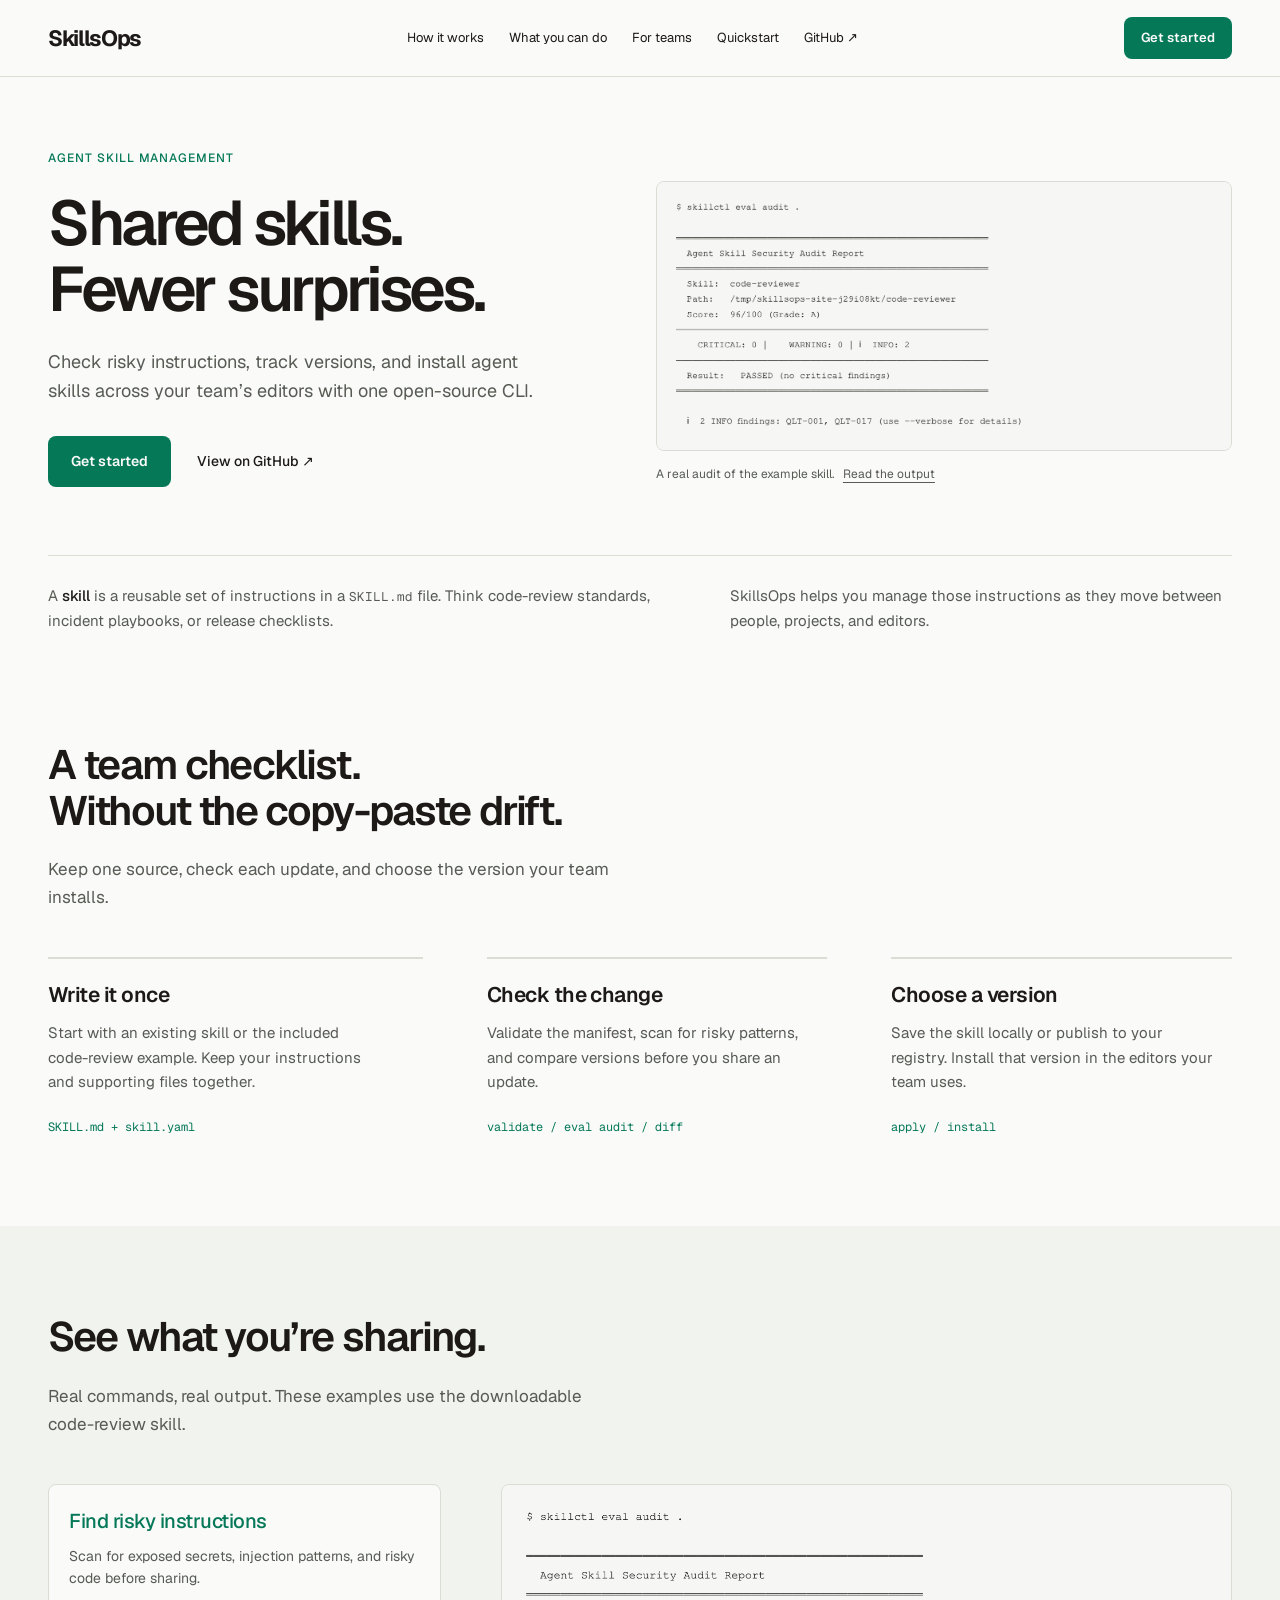
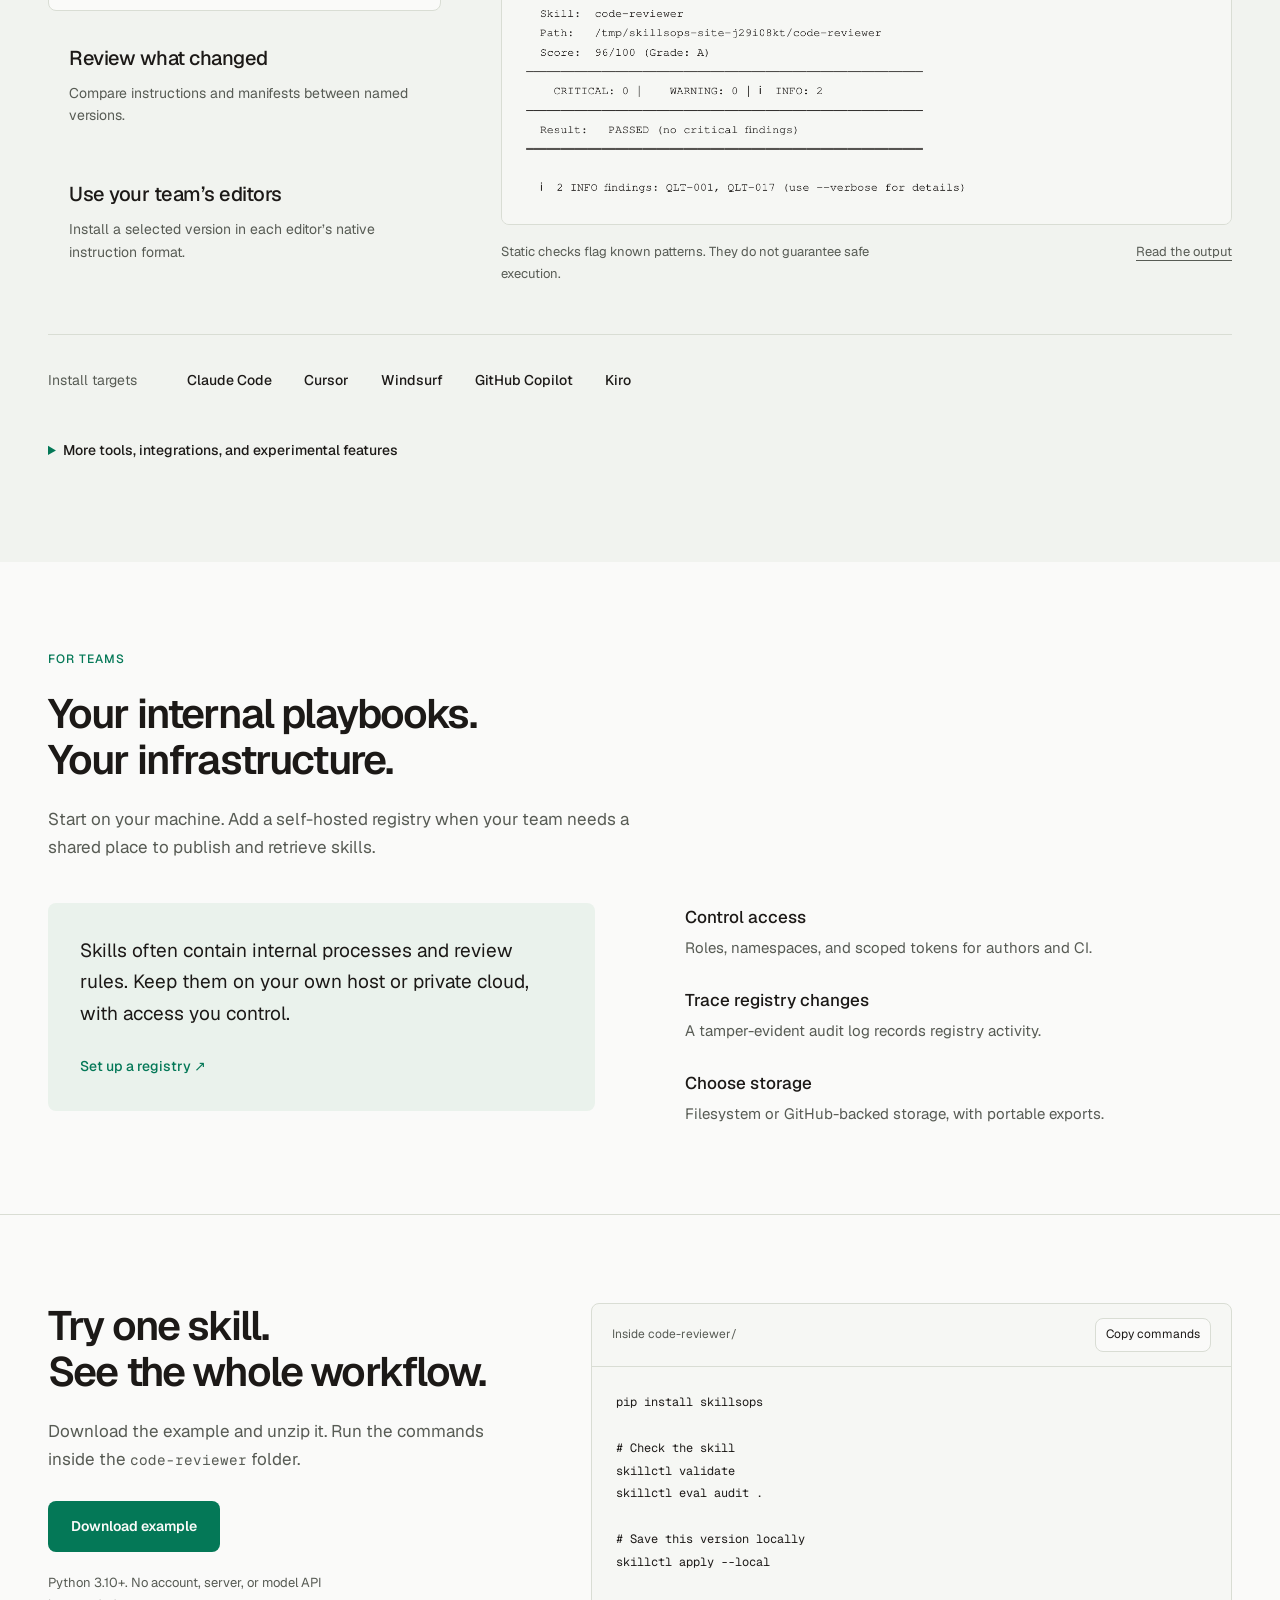
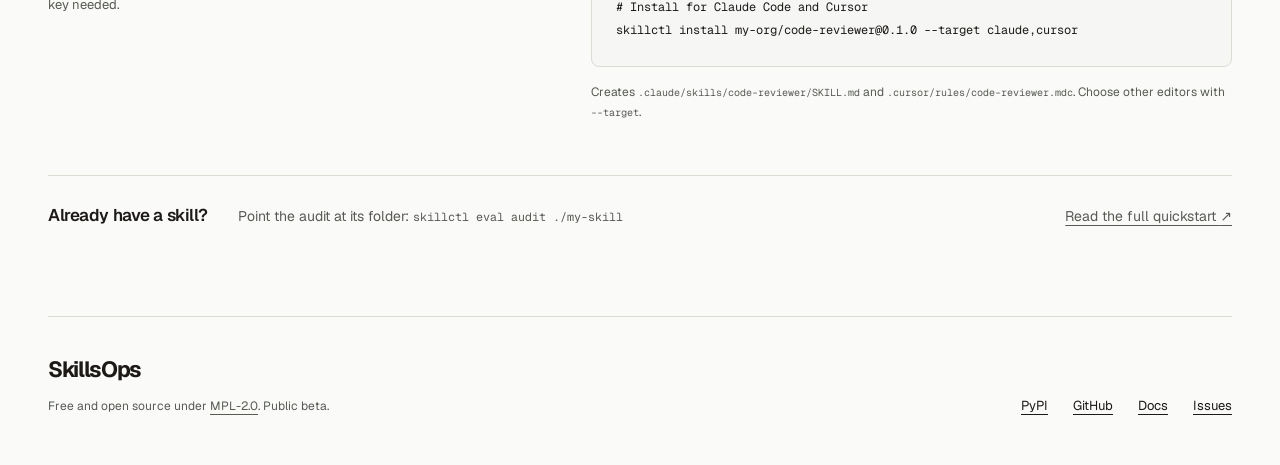
<file: site/index.html>
<!doctype html>
<html lang="en">
<head>
  <meta charset="utf-8">
  <meta name="viewport" content="width=device-width, initial-scale=1">
  <meta name="color-scheme" content="light dark">
  <title>SkillsOps | Check, version, and share agent skills</title>
  <meta name="description" content="Check agent skills for risky instructions, track versions, and install them across Claude Code, Cursor, Windsurf, Copilot, and Kiro. Open-source CLI with an optional self-hosted registry.">
  <link rel="canonical" href="https://dgallitelli.github.io/skillsops/">
  <meta property="og:title" content="SkillsOps | Shared skills. Fewer surprises.">
  <meta property="og:description" content="Check risky instructions, track versions, and install agent skills across your team's editors with one open-source CLI.">
  <meta property="og:type" content="website">
  <meta property="og:url" content="https://dgallitelli.github.io/skillsops/">
  <link rel="preload" href="assets/fonts/geist-latin.woff2" as="font" type="font/woff2" crossorigin>
  <link rel="icon" href="assets/skillsops.svg" type="image/svg+xml">
  <link rel="stylesheet" href="styles.css">
  <script src="site.js" defer></script>
</head>
<body>
  <a class="skip-link" href="#main">Skip to content</a>
  <header class="site-header">
    <nav class="container nav" aria-label="Main navigation">
      <a class="wordmark" href="#top">SkillsOps</a>
      <div class="nav-links">
        <a href="#problem">How it works</a>
        <a href="#capabilities">What you can do</a>
        <a href="#governance">For teams</a>
        <a href="#quickstart">Quickstart</a>
        <a href="https://github.com/dgallitelli/skillsops">GitHub <span aria-hidden="true">↗</span></a>
      </div>
      <a class="button button-small" href="#quickstart">Get started</a>
    </nav>
  </header>

  <main id="main">
    <section id="top" class="container hero" aria-labelledby="hero-title">
      <div class="hero-copy">
        <p class="eyebrow">Agent skill management</p>
        <h1 id="hero-title">Shared skills.<br>Fewer surprises.</h1>
        <p class="hero-description">Check risky instructions, track versions, and install agent skills across your team’s editors with one open-source CLI.</p>
        <div class="actions">
          <a class="button" href="#quickstart">Get started</a>
          <a class="text-link" href="https://github.com/dgallitelli/skillsops">View on GitHub <span aria-hidden="true">↗</span></a>
        </div>
      </div>
      <figure class="hero-evidence">
        <picture>
          <source srcset="assets/audit-dark.png" media="(prefers-color-scheme: dark)">
          <img src="assets/audit-light.png" width="1440" height="671" fetchpriority="high" alt="Real audit of the included code-reviewer skill: grade A, zero critical findings, zero warnings, and two informational findings.">
        </picture>
        <figcaption>A real audit of the example skill. <a href="assets/audit.txt">Read the output</a></figcaption>
      </figure>
    </section>

    <aside class="container context" aria-label="What is an agent skill?">
      <p>A <strong>skill</strong> is a reusable set of instructions in a <code>SKILL.md</code> file. Think code-review standards, incident playbooks, or release checklists.</p>
      <p>SkillsOps helps you manage those instructions as they move between people, projects, and editors.</p>
    </aside>

    <section id="problem" class="container section workflow" aria-labelledby="workflow-title">
      <div id="journey" class="section-intro">
        <h2 id="workflow-title">A team checklist.<br>Without the copy-paste drift.</h2>
        <p>Keep one source, check each update, and choose the version your team installs.</p>
      </div>
      <ol id="lifecycle" class="workflow-list">
        <li>
          <h3>Write it once</h3>
          <p>Start with an existing skill or the included code-review example. Keep your instructions and supporting files together.</p>
          <code>SKILL.md + skill.yaml</code>
        </li>
        <li>
          <h3>Check the change</h3>
          <p>Validate the manifest, scan for risky patterns, and compare versions before you share an update.</p>
          <code>validate / eval audit / diff</code>
        </li>
        <li>
          <h3>Choose a version</h3>
          <p>Save the skill locally or publish to your registry. Install that version in the editors your team uses.</p>
          <code>apply / install</code>
        </li>
      </ol>
    </section>

    <section id="capabilities" class="section product-section" aria-labelledby="capabilities-title">
      <div class="container">
        <div class="section-intro">
          <h2 id="capabilities-title">See what you’re sharing.</h2>
          <p>Real commands, real output. These examples use the downloadable code-review skill.</p>
        </div>
        <div class="demo" data-tabs>
          <div class="demo-tabs" aria-label="Explore the CLI">
            <button type="button" id="tab-audit" data-tab="audit" class="demo-tab">
              <span>Find risky instructions</span>
              <span class="tab-description">Scan for exposed secrets, injection patterns, and risky code before sharing.</span>
            </button>
            <button type="button" id="tab-diff" data-tab="diff" class="demo-tab">
              <span>Review what changed</span>
              <span class="tab-description">Compare instructions and manifests between named versions.</span>
            </button>
            <button type="button" id="tab-install" data-tab="install" class="demo-tab">
              <span>Use your team’s editors</span>
              <span class="tab-description">Install a selected version in each editor’s native instruction format.</span>
            </button>
          </div>
          <div class="demo-panels">
            <div role="region" id="panel-audit" data-panel="audit" class="demo-panel" aria-labelledby="tab-audit">
              <picture>
                <source srcset="assets/audit-dark.png" media="(prefers-color-scheme: dark)">
                <img src="assets/audit-light.png" width="1440" height="671" loading="lazy" alt="Security audit output for code-reviewer, with an A grade and two informational findings.">
              </picture>
              <div class="demo-caption"><p>Static checks flag known patterns. They do not guarantee safe execution.</p><a href="assets/audit.txt">Read the output</a></div>
            </div>
            <div role="region" id="panel-diff" data-panel="diff" class="demo-panel" aria-labelledby="tab-diff">
              <picture>
                <source srcset="assets/diff-dark.png" media="(prefers-color-scheme: dark)">
                <img src="assets/diff-light.png" width="1440" height="708" loading="lazy" alt="Diff between code-reviewer versions 0.1.0 and 0.1.1, showing an added instruction to flag missing tests for error handling.">
              </picture>
              <div class="demo-caption"><p>Review the exact instruction added in version 0.1.1.</p><a href="assets/diff.txt">Read the output</a></div>
            </div>
            <div role="region" id="panel-install" data-panel="install" class="demo-panel" aria-labelledby="tab-install">
              <picture>
                <source srcset="assets/install-dark.png" media="(prefers-color-scheme: dark)">
                <img src="assets/install-light.png" width="1440" height="402" loading="lazy" alt="Version 0.1.0 installed into Claude Code and Cursor, with the generated file paths and supporting-file location.">
              </picture>
              <div class="demo-caption"><p>Choose targets by name. <code>--target all</code> detects editors already present in your workspace.</p><a href="assets/install.txt">Read the output</a></div>
            </div>
          </div>
        </div>
        <div class="editor-support">
          <p>Install targets</p>
          <ul aria-label="Supported editors"><li>Claude Code</li><li>Cursor</li><li>Windsurf</li><li>GitHub Copilot</li><li>Kiro</li></ul>
        </div>
        <details class="advanced">
          <summary>More tools, integrations, and experimental features</summary>
          <div class="advanced-content">
            <div><h3>Repeatable checks</h3><p><code>eval report</code> combines security findings and schema checks into a deterministic score. Add audit annotations to GitHub Actions.</p><a href="https://github.com/dgallitelli/skillsops/blob/main/docs/3-security-audit.md">Security audit documentation</a></div>
            <div><h3>Work from Claude Code</h3><p>The optional MCP plugin provides five tools: validate, audit, bump, diff, and publish. Export and import archives for backup or migration.</p><a href="https://github.com/dgallitelli/skillsops/tree/main/plugin">Plugin documentation</a></div>
            <div><h3>Policy and telemetry experiments</h3><p>Opt-in policy hooks and OpenTelemetry libraries need your own integration. Registry and agent runtimes do not call them automatically.</p><a href="https://github.com/dgallitelli/skillsops/blob/main/docs/runtime-policy.md">Policy integration details</a></div>
            <div><h3>Control mapping and rollout models</h3><p>Experimental control mappings do not certify compliance. Local rollout models do not route live traffic. Identity and lineage utilities also require integration.</p><div class="detail-links"><a href="https://github.com/dgallitelli/skillsops/blob/main/docs/compliance.md">Control mappings</a><a href="https://github.com/dgallitelli/skillsops/blob/main/docs/deployment.md">Rollout models</a><a href="https://github.com/dgallitelli/skillsops/blob/main/docs/enterprise.md">Identity and lineage</a></div></div>
          </div>
        </details>
      </div>
    </section>

    <section id="governance" class="container section team-section" aria-labelledby="team-title">
      <div class="section-intro">
        <p class="eyebrow">For teams</p>
        <h2 id="team-title">Your internal playbooks.<br>Your infrastructure.</h2>
        <p>Start on your machine. Add a self-hosted registry when your team needs a shared place to publish and retrieve skills.</p>
      </div>
      <div class="team-layout">
        <div class="team-description">
          <p>Skills often contain internal processes and review rules. Keep them on your own host or private cloud, with access you control.</p>
          <a class="text-link" href="https://github.com/dgallitelli/skillsops/blob/main/docs/1-skill-format.md">Set up a registry <span aria-hidden="true">↗</span></a>
        </div>
        <dl class="team-facts">
          <div><dt>Control access</dt><dd>Roles, namespaces, and scoped tokens for authors and CI.</dd></div>
          <div><dt>Trace registry changes</dt><dd>A tamper-evident audit log records registry activity.</dd></div>
          <div><dt>Choose storage</dt><dd>Filesystem or GitHub-backed storage, with portable exports.</dd></div>
        </dl>
      </div>
    </section>

    <section id="quickstart" class="section start-section" aria-labelledby="start-title">
      <div class="container start-layout">
        <div class="section-intro">
          <h2 id="start-title">Try one skill.<br>See the whole workflow.</h2>
          <p>Download the example and unzip it. Run the commands inside the <code>code-reviewer</code> folder.</p>
          <a class="button" href="assets/code-reviewer.zip" download>Download example</a>
          <p class="setup-note">Python 3.10+. No account, server, or model API key needed.</p>
        </div>
        <div>
          <div class="command-block">
            <div class="command-header"><span>Inside code-reviewer/</span><button class="copy-button" type="button" data-copy-target="quickstart-code">Copy commands</button></div>
            <pre tabindex="0" role="region" aria-label="Quickstart commands"><code id="quickstart-code">pip install skillsops

# Check the skill
skillctl validate
skillctl eval audit .

# Save this version locally
skillctl apply --local

# Install for Claude Code and Cursor
skillctl install my-org/code-reviewer@0.1.0 --target claude,cursor</code></pre>
          </div>
          <p class="output-note">Creates <code>.claude/skills/code-reviewer/SKILL.md</code> and <code>.cursor/rules/code-reviewer.mdc</code>. Choose other editors with <code>--target</code>.</p>
        </div>
      </div>
      <div class="container existing-skill">
        <h3>Already have a skill?</h3>
        <p>Point the audit at its folder: <code>skillctl eval audit ./my-skill</code></p>
        <a href="https://github.com/dgallitelli/skillsops#quickstart">Read the full quickstart <span aria-hidden="true">↗</span></a>
      </div>
    </section>
  </main>

  <footer class="container footer">
    <div><a class="wordmark" href="#top">SkillsOps</a><p>Free and open source under <a href="https://github.com/dgallitelli/skillsops/blob/main/LICENSE">MPL-2.0</a>. Public beta.</p></div>
    <nav aria-label="Footer navigation"><a href="https://pypi.org/project/skillsops/">PyPI</a><a href="https://github.com/dgallitelli/skillsops">GitHub</a><a href="https://github.com/dgallitelli/skillsops#documentation">Docs</a><a href="https://github.com/dgallitelli/skillsops/issues">Issues</a></nav>
  </footer>
  <p id="copy-status" class="sr-only" role="status" aria-live="polite"></p>
</body>
</html>
</file>
<file: site/styles.css>
@font-face {
  font-family: Geist;
  src: url("assets/fonts/geist-latin.woff2") format("woff2");
  font-style: normal;
  font-weight: 100 900;
  font-display: swap;
}
@font-face {
  font-family: "Geist Mono";
  src: url("assets/fonts/geist-mono-latin.woff2") format("woff2");
  font-style: normal;
  font-weight: 100 900;
  font-display: swap;
}
:root {
  color-scheme: light dark;
  --paper: #fafaf9;
  --surface: #f1f3ef;
  --media: #f6f7f4;
  --ink: #1c1917;
  --muted: #575b54;
  --line: #d9ddd4;
  --accent: #047857;
  --accent-hover: #065f46;
  --accent-soft: #eaf2ec;
  --button-text: #fafaf9;
  --radius: 8px;
}
@media (prefers-color-scheme: dark) {
  :root {
    --paper: #171b18;
    --surface: #1e2520;
    --media: #1f2320;
    --ink: #edefe9;
    --muted: #b3bcb2;
    --line: #3b463c;
    --accent: #80d3af;
    --accent-hover: #a4e4c7;
    --accent-soft: #202f26;
    --button-text: #17221b;
  }
}
* { box-sizing: border-box; }
html { background: var(--paper); scroll-padding-top: 100px; }
body { margin: 0; font-family: Geist, system-ui, sans-serif; color: var(--ink); background: var(--paper); line-height: 1.65; -webkit-font-smoothing: antialiased; }
a { color: inherit; text-underline-offset: 4px; }
a:hover { color: var(--accent); }
button, input { font: inherit; }
button { cursor: pointer; }
button:disabled { cursor: wait; }
button, a { -webkit-tap-highlight-color: transparent; }
:focus-visible { outline: 3px solid var(--accent); outline-offset: 5px; }
::selection { background: var(--accent); color: var(--button-text); }
h1, h2, h3, p, figure, pre { margin: 0; }
h1, h2, h3 { font-weight: 600; }
h1 { font-size: clamp(44px, 4.9vw, 70px); letter-spacing: -.055em; line-height: 1.06; }
h2 { font-size: clamp(32px, 3.2vw, 46px); letter-spacing: -.045em; line-height: 1.12; }
h3 { font-size: 21px; letter-spacing: -.025em; line-height: 1.3; }
code, pre { font-family: "Geist Mono", ui-monospace, monospace; font-size: .84em; }
p code, dd code { overflow-wrap: anywhere; }
img { display: block; width: 100%; height: auto; }
[hidden] { display: none !important; }
.container { width: min(1240px, calc(100% - 96px)); margin-inline: auto; }
.site-header { position: sticky; top: 0; z-index: 10; background: var(--paper); border-bottom: 1px solid var(--line); }
.nav { display: flex; justify-content: space-between; align-items: center; gap: 28px; min-height: 76px; }
.wordmark { font-size: 22px; font-weight: 700; letter-spacing: -.06em; text-decoration: none; }
.nav-links { display: flex; gap: 25px; align-items: center; }
.nav-links a { font-size: 13px; text-decoration: none; white-space: nowrap; }
.button { display: inline-flex; justify-content: center; align-items: center; padding: 13px 22px; min-height: 48px; border: 1px solid transparent; border-radius: var(--radius); background: var(--accent); color: var(--button-text); text-decoration: none; font-size: 14px; font-weight: 600; white-space: nowrap; transition: background-color 150ms, transform 150ms; }
.button:hover { background: var(--accent-hover); color: var(--button-text); }
.button:active, button:active { transform: translateY(1px); }
.button-small { min-height: 40px; padding: 9px 16px; font-size: 13px; }
.actions { display: flex; align-items: center; gap: 26px; margin-top: 30px; }
.text-link { font-weight: 500; font-size: 14px; text-decoration: none; }
.text-link:hover { text-decoration: underline; }
.eyebrow { font-size: 12px; font-weight: 500; letter-spacing: .08em; text-transform: uppercase; color: var(--accent); margin-bottom: 21px; }
.hero { display: grid; grid-template-columns: 1fr 1.04fr; gap: 54px; align-items: center; padding-block: 72px 68px; }
.hero-description { max-width: 43ch; margin-top: 24px; font-size: 18px; line-height: 1.65; color: var(--muted); }
.hero-evidence { min-width: 0; margin-top: 30px; }
.hero-evidence picture { display: block; overflow: hidden; border: 1px solid var(--line); border-radius: var(--radius); background: var(--media); }
figcaption { color: var(--muted); margin-top: 14px; font-size: 12px; }
figcaption a { margin-left: 6px; }
.context { display: grid; grid-template-columns: 1.2fr 1fr; gap: 80px; border-top: 1px solid var(--line); padding-block: 28px; font-size: 15px; color: var(--muted); }
.context strong { color: var(--ink); font-weight: 500; }
.section { padding-block: 88px; }
.section-intro { max-width: 660px; }
.section-intro > p:not(.eyebrow) { max-width: 53ch; margin-top: 22px; font-size: 17px; color: var(--muted); }
.workflow { padding-top: 80px; }
.workflow-list { display: grid; grid-template-columns: 1.1fr 1fr 1fr; column-gap: 64px; padding: 0; margin: 45px 0 0; list-style: none; }
.workflow-list li { border-top: 2px solid var(--line); padding-top: 22px; }
.workflow-list p { color: var(--muted); font-size: 15px; margin-top: 13px; max-width: 33ch; }
.workflow-list code { display: block; font-size: 12px; color: var(--accent); margin-top: 23px; }
.product-section { background: var(--surface); }
.demo { display: grid; grid-template-columns: .7fr 1.3fr; gap: 60px; margin-top: 46px; align-items: start; }
.demo-tabs { display: grid; gap: 10px; }
.demo-tab { display: block; text-align: left; width: 100%; padding: 20px; border: 1px solid transparent; border-radius: var(--radius); background: transparent; color: var(--ink); }
.demo-tab > span:first-child { font-size: 20px; font-weight: 500; letter-spacing: -.025em; }
.demo-tab .tab-description { display: block; font-size: 14px; line-height: 1.6; color: var(--muted); margin-top: 7px; }
.demo-tab[aria-selected="true"] { border-color: var(--line); background: var(--paper); }
.demo-tab[aria-selected="true"] > span:first-child { color: var(--accent); }
.demo-tab:hover { background: var(--paper); }
.demo-panels { min-width: 0; min-height: 340px; }
.demo-panel picture { display: flex; min-height: 245px; background: var(--media); align-items: center; overflow: hidden; border: 1px solid var(--line); border-radius: var(--radius); }
.demo-panel:not([hidden]) + .demo-panel { margin-top: 24px; }
.demo-caption { display: flex; justify-content: space-between; align-items: start; gap: 24px; font-size: 13px; color: var(--muted); padding: 16px 0; }
.demo-caption p { max-width: 41ch; }
.demo-caption a { white-space: nowrap; }
.editor-support { padding-top: 34px; margin-top: 34px; border-top: 1px solid var(--line); display: flex; gap: 50px; font-size: 14px; }
.editor-support > p { color: var(--muted); }
.editor-support ul { display: flex; flex-wrap: wrap; gap: 15px 32px; padding: 0; margin: 0; list-style: none; font-weight: 500; }
.advanced { margin-top: 35px; font-size: 14px; }
summary { cursor: pointer; padding-block: 12px; font-weight: 500; }
summary::marker { color: var(--accent); }
.advanced-content { display: grid; grid-template-columns: 1fr 1fr; gap: 36px 60px; padding-top: 25px; }
.advanced-content h3 { font-size: 18px; }
.advanced-content p { color: var(--muted); margin: 10px 0; }
.advanced-content a { color: var(--accent); font-size: 13px; }
.detail-links { display: flex; flex-wrap: wrap; gap: 14px; }
.team-layout { display: grid; grid-template-columns: 1fr 1fr; gap: 90px; margin-top: 42px; }
.team-description { background: var(--accent-soft); padding: 32px; border-radius: var(--radius); align-self: start; }
.team-description p { font-size: 19px; line-height: 1.65; max-width: 36ch; }
.team-description .text-link { display: inline-block; margin-top: 26px; color: var(--accent); }
.team-facts { margin: 0; display: grid; gap: 25px; }
.team-facts dt { font-size: 17px; font-weight: 500; }
.team-facts dd { margin: 5px 0 0; font-size: 15px; color: var(--muted); }
.start-section { border-top: 1px solid var(--line); }
.start-layout { display: grid; grid-template-columns: .85fr 1.15fr; gap: 70px; align-items: start; }
.start-layout > * { min-width: 0; }
.start-layout .section-intro .button { margin-top: 28px; }
.start-layout .section-intro .setup-note { font-size: 13px; max-width: 32ch; margin-top: 20px; }
.command-block { border: 1px solid var(--line); border-radius: var(--radius); background: var(--media); overflow: hidden; }
.command-header { display: flex; align-items: center; justify-content: space-between; gap: 12px; padding: 14px 20px; border-bottom: 1px solid var(--line); font-size: 12px; color: var(--muted); }
.copy-button { border: 1px solid var(--line); padding: 6px 10px; border-radius: var(--radius); font-size: 12px; background: var(--paper); color: var(--ink); }
.copy-button:hover { border-color: var(--accent); }
pre { padding: 24px; overflow: auto; font-size: 12px; line-height: 1.9; }
pre code { font-size: inherit; }
.output-note { margin-top: 16px; font-size: 12px; color: var(--muted); }
.existing-skill { display: flex; flex-wrap: wrap; gap: 16px 30px; align-items: baseline; margin-top: 52px; padding-top: 28px; border-top: 1px solid var(--line); }
.existing-skill h3 { font-size: 17px; }
.existing-skill p, .existing-skill a { font-size: 14px; color: var(--muted); }
.existing-skill a { margin-left: auto; }
.footer { display: flex; justify-content: space-between; align-items: end; gap: 30px; padding-block: 34px 48px; border-top: 1px solid var(--line); }
.footer p { font-size: 12px; color: var(--muted); margin-top: 10px; }
.footer nav { display: flex; gap: 25px; font-size: 13px; }
.sr-only { position: absolute; width: 1px; height: 1px; margin: -1px; padding: 0; overflow: hidden; clip: rect(0,0,0,0); white-space: nowrap; border: 0; }
.skip-link { position: fixed; top: 10px; left: 10px; padding: 10px 18px; background: var(--paper); z-index: 20; transform: translateY(-200%); }
.skip-link:focus { transform: none; }
@media (max-width: 1100px) {
  .nav-links { gap: 15px; }
  .container { width: calc(100% - 64px); }
  .hero { gap: 32px; }
  .demo { gap: 30px; }
  .workflow-list { gap: 32px; }
  .team-layout, .start-layout { gap: 40px; }
}
@media (max-width: 900px) {
  .nav-links { display: none; }
  .hero { grid-template-columns: 1fr; padding-block: 50px; gap: 36px; }
  .hero-copy { max-width: 590px; }
  .hero h1 { font-size: 60px; }
  .hero-evidence { margin-top: 0; max-width: 720px; }
  .context { gap: 30px; }
  .demo { grid-template-columns: 1fr; }
  .demo-tabs { grid-template-columns: repeat(3, 1fr); gap: 8px; }
  .demo-tab { padding: 15px; }
  .demo-tab > span:first-child { font-size: 17px; }
  .demo-tab .tab-description { font-size: 13px; }
  .demo-panels { min-height: 0; }
  .start-layout { grid-template-columns: 1fr; }
}
@media (max-width: 767px) {
  html { scroll-padding-top: 85px; }
  .container { width: calc(100% - 40px); }
  .nav { min-height: 66px; }
  .wordmark { font-size: 21px; }
  .hero { padding-block: 44px 32px; gap: 36px; }
  .hero h1 { font-size: clamp(38px, 9vw, 56px); }
  .hero-description { font-size: 17px; margin-top: 20px; }
  .eyebrow { font-size: 11px; margin-bottom: 18px; }
  .actions { margin-top: 25px; gap: 20px; }
  .hero-evidence figcaption { font-size: 11px; }
  .context { grid-template-columns: 1fr; gap: 12px; padding-block: 24px; font-size: 14px; }
  .section { padding-block: 56px; }
  .section-intro > p:not(.eyebrow) { font-size: 16px; margin-top: 18px; }
  .workflow-list { grid-template-columns: 1fr; gap: 25px; margin-top: 32px; }
  .workflow-list li { padding-top: 18px; }
  .workflow-list p { max-width: 48ch; }
  .workflow-list code { margin-top: 12px; }
  .demo { gap: 22px; margin-top: 28px; }
  .demo-tabs { grid-template-columns: 1fr; gap: 8px; }
  .demo-tab { padding: 16px; }
  .demo-tab > span:first-child { font-size: 19px; }
  .demo-caption { flex-direction: column; gap: 10px; }
  .demo-panel picture { min-height: 0; }
  .editor-support { flex-direction: column; gap: 12px; margin-top: 20px; padding-top: 24px; }
  .editor-support ul { gap: 10px 22px; }
  .advanced-content { grid-template-columns: 1fr; gap: 25px; }
  .team-layout, .start-layout { grid-template-columns: 1fr; gap: 30px; margin-top: 28px; }
  .start-layout { margin-top: 0; }
  .team-description { padding: 24px; }
  .team-description p { font-size: 17px; }
  .team-facts { gap: 22px; }
  .command-header { padding: 12px 15px; }
  pre { padding: 20px 15px; font-size: 11px; }
  .existing-skill { margin-top: 30px; gap: 10px; }
  .existing-skill a { margin-left: 0; }
  .footer { align-items: start; flex-direction: column; padding-block: 30px; gap: 22px; }
}
@media (prefers-reduced-motion: reduce) {
  *, *::before, *::after { transition: none !important; animation: none !important; }
}
</file>
